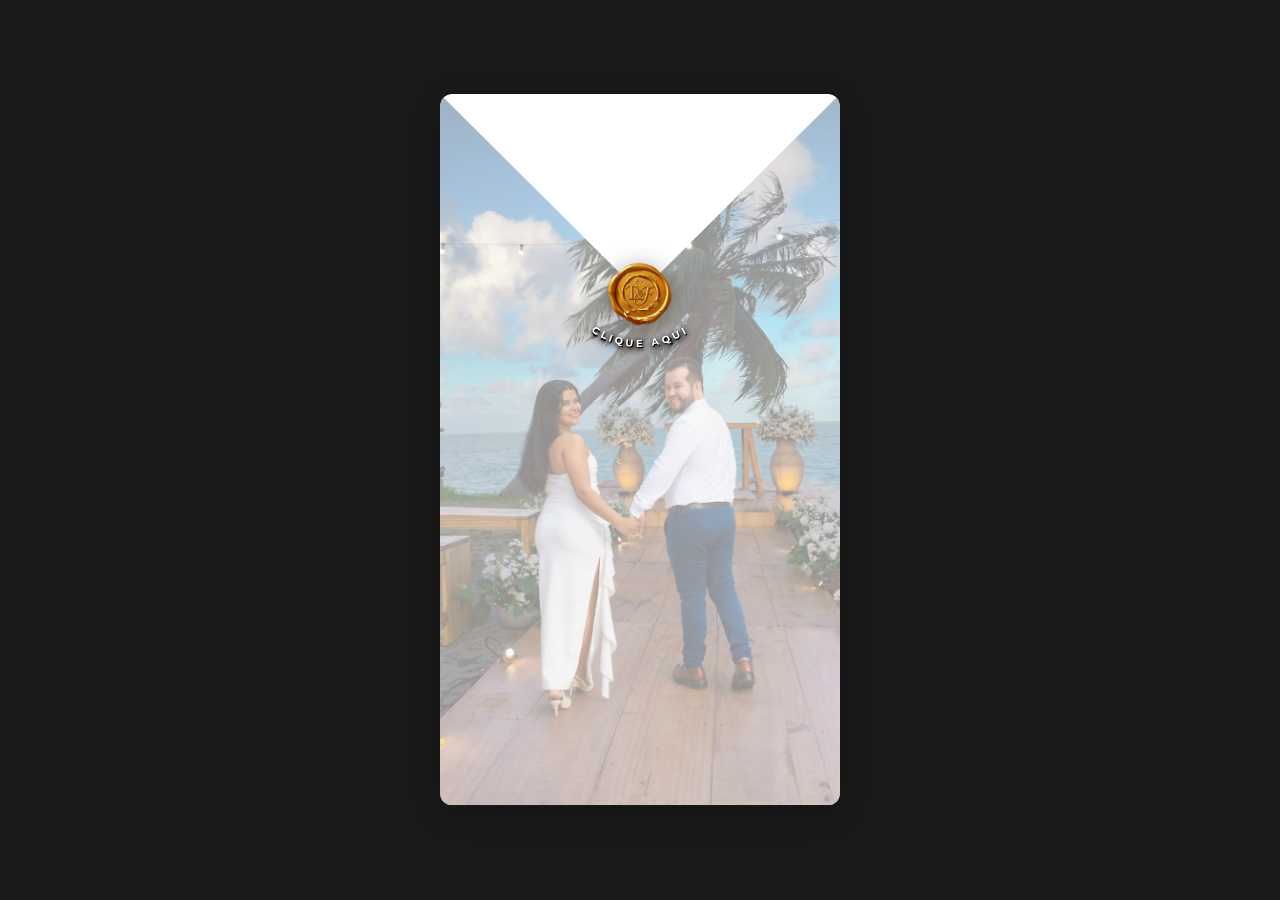
<file: index.html>
<!DOCTYPE html>
<html lang="pt-BR">
<head>
  <meta charset="UTF-8">
  <meta name="viewport" content="width=device-width, initial-scale=1.0, maximum-scale=1.0, user-scalable=no">
  <meta name="description" content="Convite de casamento">
  <title>Convite de Casamento</title>
  <link rel="icon" type="image/png" href="assets/icons/selador.png">
  <link rel="preconnect" href="https://fonts.googleapis.com">
  <link rel="preconnect" href="https://fonts.gstatic.com" crossorigin>
  <link href="https://fonts.googleapis.com/css2?family=Cormorant+Garamond:ital,wght@0,400;0,500;0,600;0,700;1,400&family=Great+Vibes&family=Montserrat:wght@300;400;500&display=swap" rel="stylesheet">
  <link rel="stylesheet" href="styles.css">
</head>
<body>
  <div class="app">
    <div class="book-viewport">
      <div class="book" id="book" aria-live="polite"></div>
    </div>
  </div>
  <script src="script.js"></script>
</body>
</html>
</file>
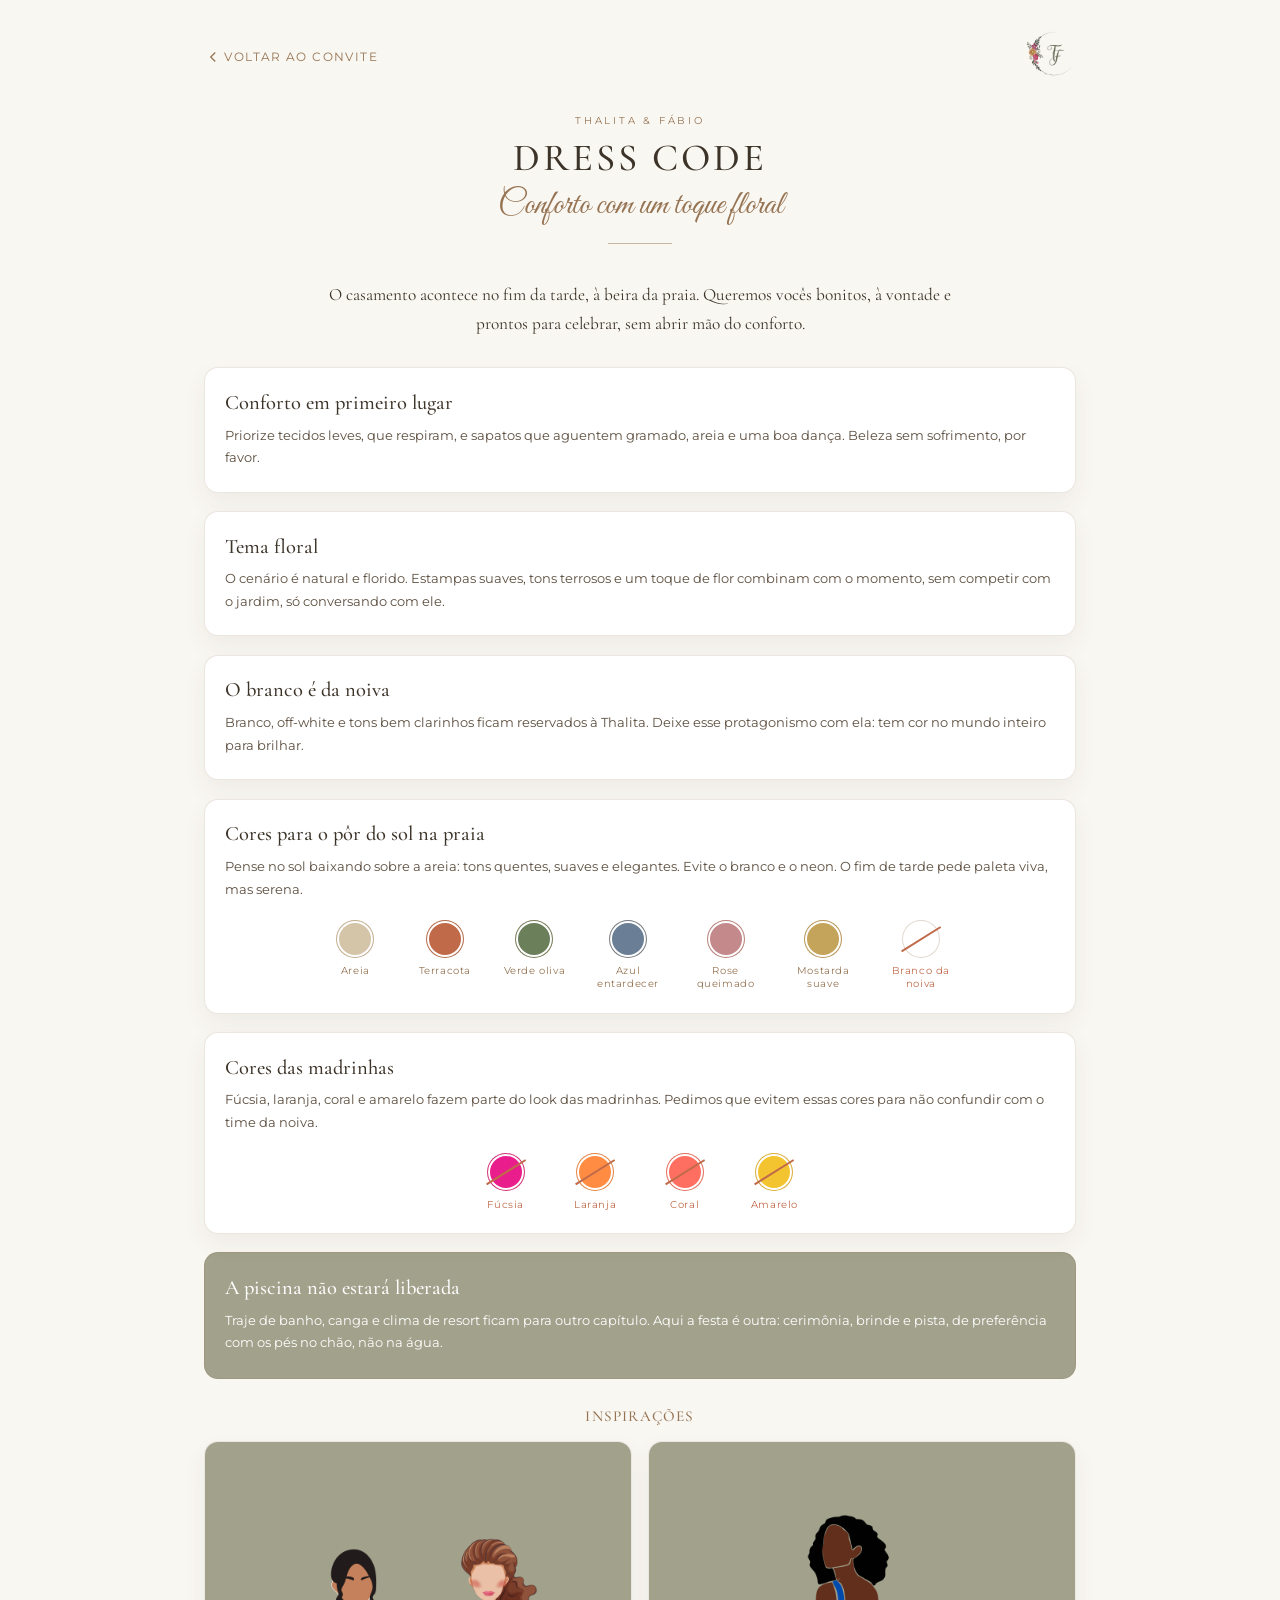
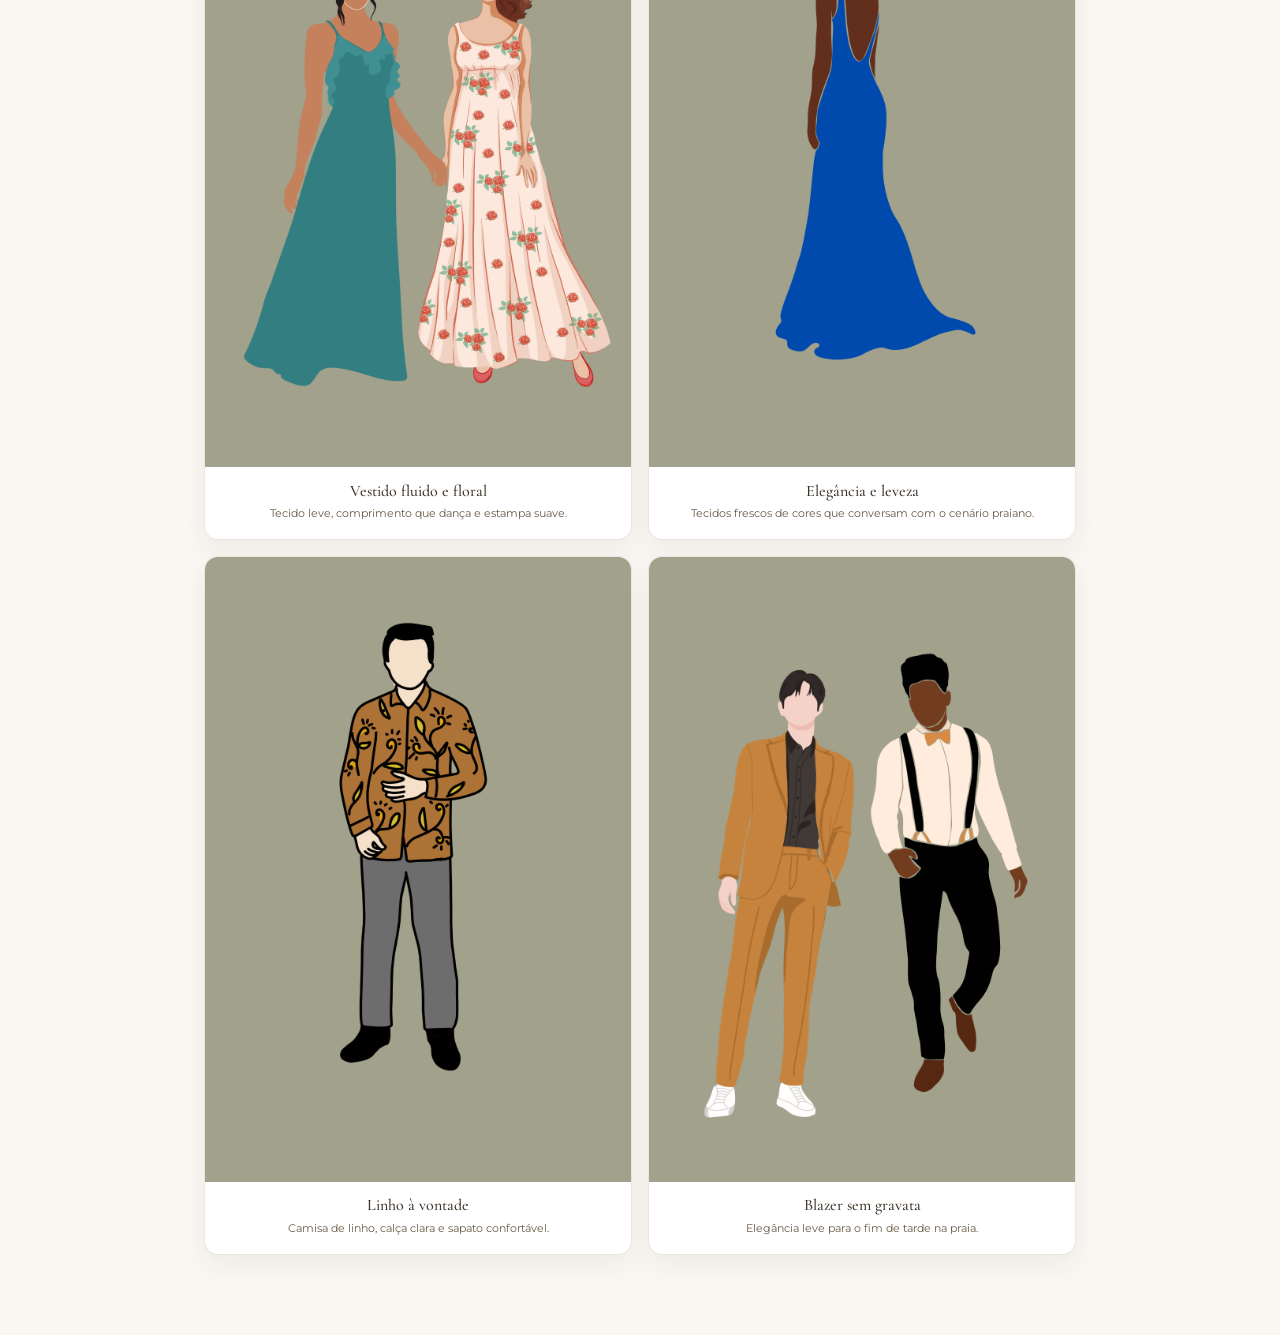
<file: dress-code.html>
<!DOCTYPE html>
<html lang="pt-BR" class="info-page">
<head>
  <meta charset="UTF-8">
  <meta name="viewport" content="width=device-width, initial-scale=1.0">
  <meta name="description" content="Dress code do casamento">
  <title>Dress Code</title>
  <link rel="icon" type="image/png" href="assets/icons/selador.png">
  <link rel="preconnect" href="https://fonts.googleapis.com">
  <link rel="preconnect" href="https://fonts.gstatic.com" crossorigin>
  <link href="https://fonts.googleapis.com/css2?family=Cormorant+Garamond:ital,wght@0,400;0,500;0,600;1,400&family=Great+Vibes&family=Montserrat:wght@300;400;500&display=swap" rel="stylesheet">
  <link rel="stylesheet" href="styles.css">
</head>
<body>
  <div class="info-app" id="dress-app"></div>
  <script src="script.js"></script>
</body>
</html>
</file>
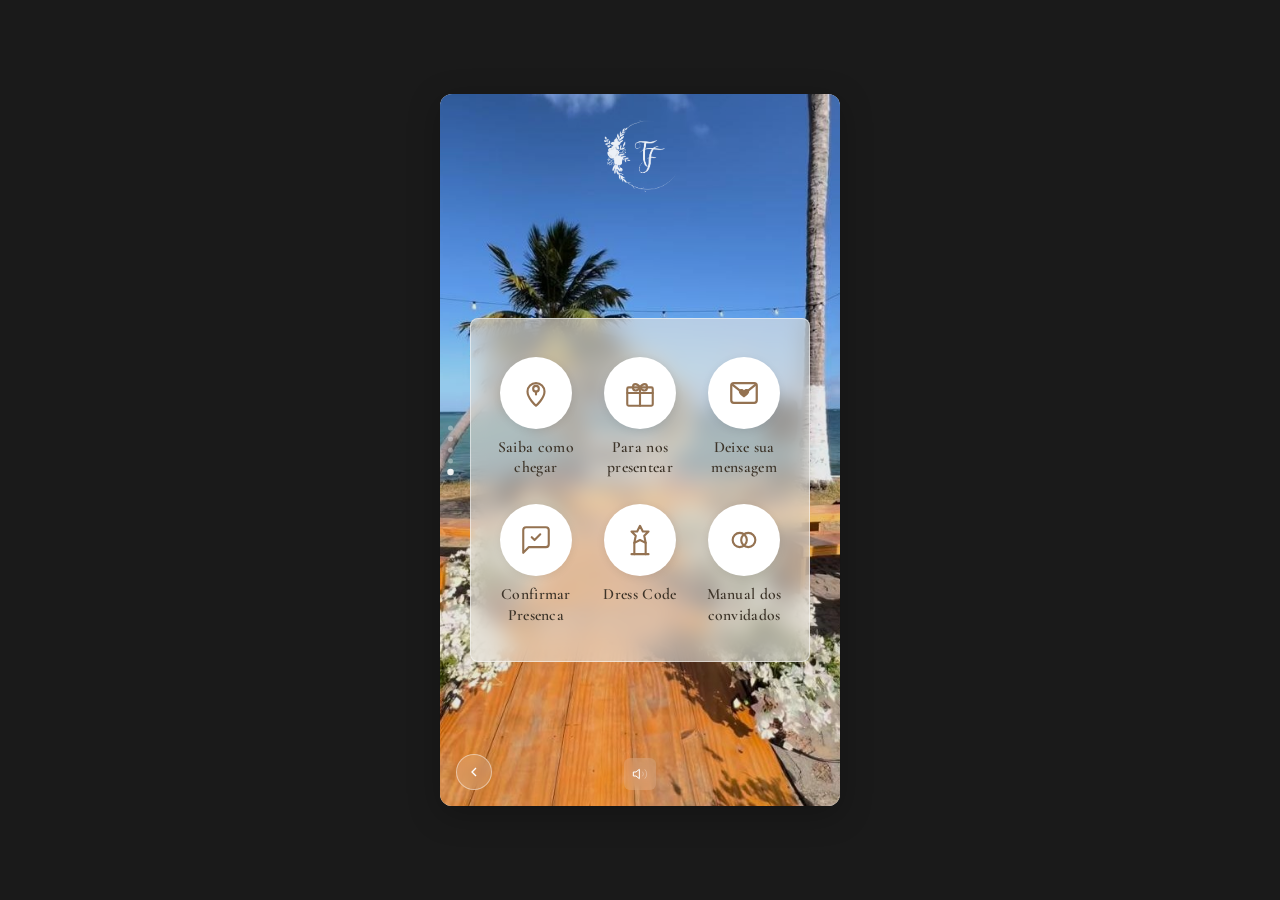
<file: links.html>
<!DOCTYPE html>
<html lang="pt-BR" class="links-mode">
<head>
  <meta charset="UTF-8">
  <meta name="viewport" content="width=device-width, initial-scale=1.0, maximum-scale=1.0, user-scalable=no">
  <meta name="description" content="Links do convite de casamento">
  <title>Links — Convite de Casamento</title>
  <link rel="icon" type="image/png" href="assets/icons/selador.png">
  <link rel="preconnect" href="https://fonts.googleapis.com">
  <link rel="preconnect" href="https://fonts.gstatic.com" crossorigin>
  <link href="https://fonts.googleapis.com/css2?family=Cormorant+Garamond:ital,wght@0,400;0,500;0,600;0,700;1,400&family=Great+Vibes&family=Montserrat:wght@300;400;500&display=swap" rel="stylesheet">
  <link rel="stylesheet" href="styles.css">
</head>
<body>
  <div class="links-app">
    <div class="book-viewport links-viewport">
      <div id="links-app"></div>
    </div>
  </div>
  <script src="script.js"></script>
</body>
</html>
</file>
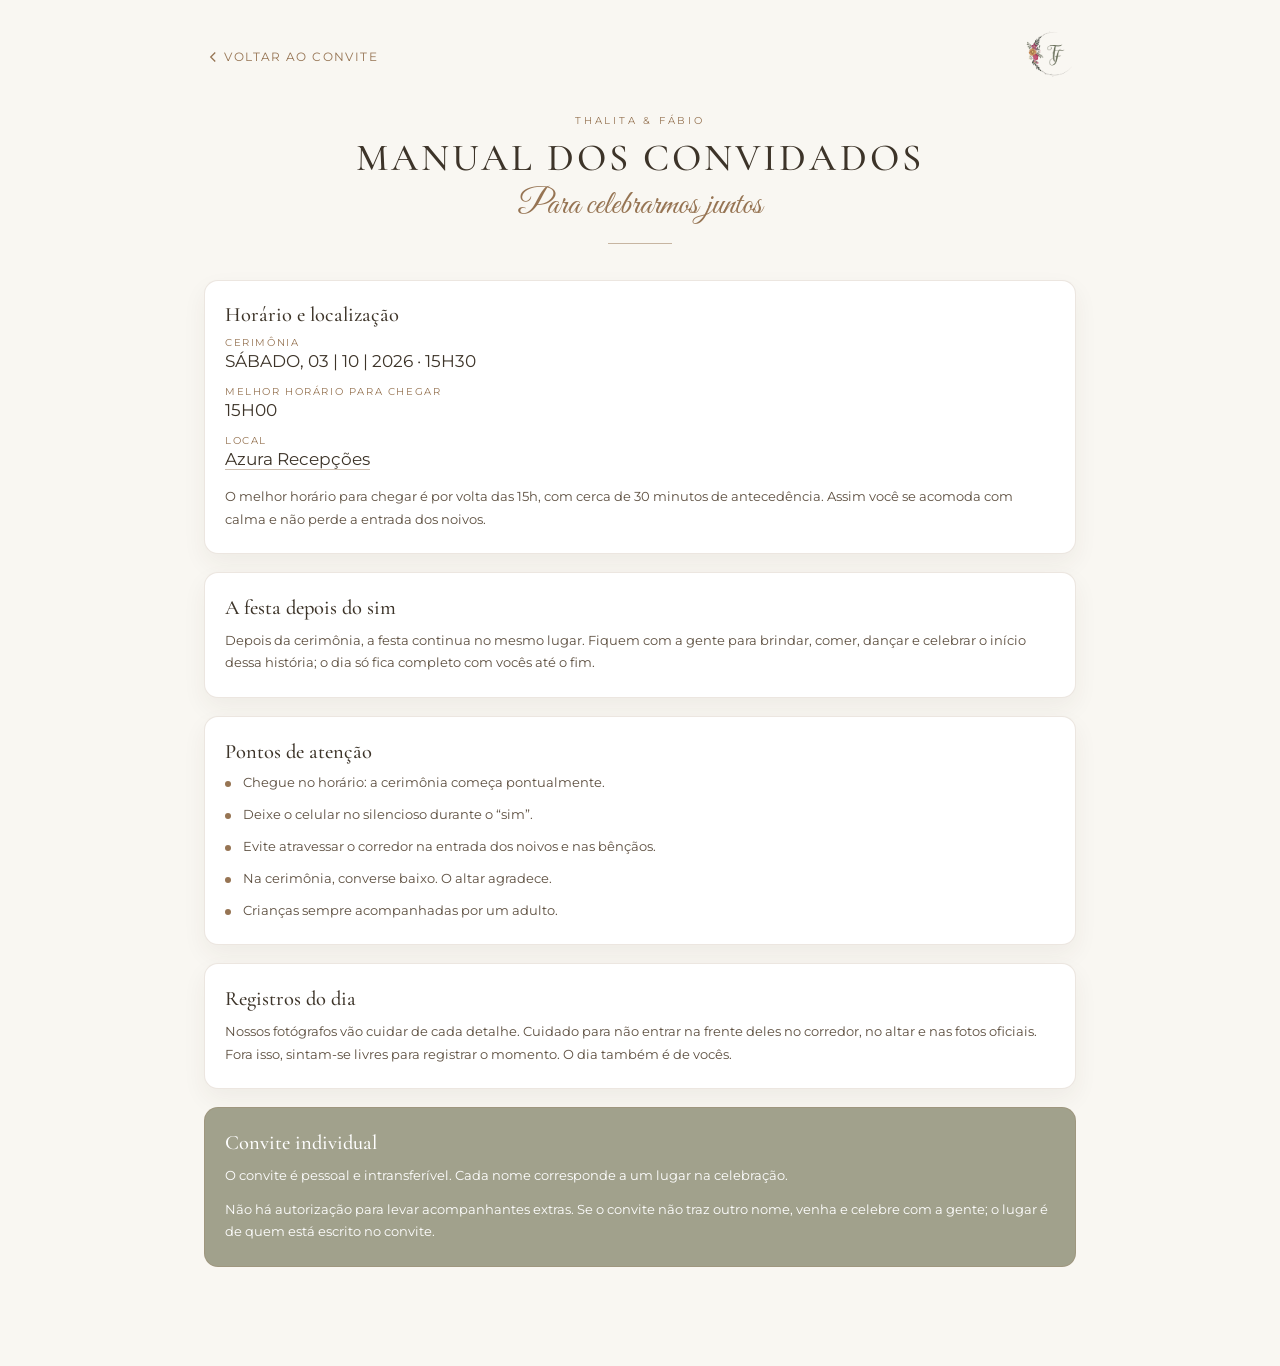
<file: manual.html>
<!DOCTYPE html>
<html lang="pt-BR" class="info-page">
<head>
  <meta charset="UTF-8">
  <meta name="viewport" content="width=device-width, initial-scale=1.0">
  <meta name="description" content="Manual dos convidados">
  <title>Manual dos Convidados</title>
  <link rel="icon" type="image/png" href="assets/icons/selador.png">
  <link rel="preconnect" href="https://fonts.googleapis.com">
  <link rel="preconnect" href="https://fonts.gstatic.com" crossorigin>
  <link href="https://fonts.googleapis.com/css2?family=Cormorant+Garamond:ital,wght@0,400;0,500;0,600;1,400&family=Great+Vibes&family=Montserrat:wght@300;400;500&display=swap" rel="stylesheet">
  <link rel="stylesheet" href="styles.css">
</head>
<body>
  <div class="info-app" id="manual-app"></div>
  <script src="script.js"></script>
</body>
</html>
</file>
<file: styles.css>
/* ============================================================
   VARIÁVEIS GLOBAIS — edite aqui para ajustar o visual geral
   ============================================================ */
:root {
  --color-cream: #f9f7f2;
  --color-paper: #faf8f5;
  --color-gold: #967453;
  --color-gold-light: #c4a574;
  --color-text: #3d3429;
  --color-text-light: #ffffff;
  --color-overlay: rgba(90, 70, 50, 0.55);
  --color-shadow: rgba(0, 0, 0, 0.35);

  --font-serif: "Cormorant Garamond", Georgia, serif;
  --font-script: "Great Vibes", cursive;
  --font-sans: "Montserrat", sans-serif;

  --book-max-width: 420px;
  --book-aspect: 9 / 16;
  --book-radius: 12px;
  --page-shadow: 0 8px 32px rgba(0, 0, 0, 0.25);
  --flip-duration: 1.15s;
  --flip-easing: cubic-bezier(0.45, 0.05, 0.15, 0.95);
  --envelope-flap-duration: 0.95s;
  --envelope-veil-duration: 2.5s;
  --envelope-cover-fade: 1s;

  /* Backgrounds padrão — sobrescritos via JS a partir do weddingConfig */
  --bg-cover: linear-gradient(160deg, #2d4a3e 0%, #5a7a62 40%, #8aab8f 100%);
  --bg-save-date: linear-gradient(
    160deg,
    #1e3a2f 0%,
    #3d6b52 50%,
    #6b9478 100%
  );
  --bg-invite: #ffffff;
  --bg-details: linear-gradient(180deg, #f5f0e8 0%, #faf8f5 50%, #e8dcc8 100%);
  --bg-links: linear-gradient(160deg, #3d2e1f 0%, #6b5344 50%, #8a6b52 100%);
}

/* ============================================================
   RESET & BASE
   ============================================================ */
*,
*::before,
*::after {
  box-sizing: border-box;
  margin: 0;
  padding: 0;
}

html,
body {
  height: 100%;
  overflow: hidden;
  -webkit-tap-highlight-color: transparent;
}

body {
  font-family: var(--font-serif);
  color: var(--color-text);
  background: #1a1a1a;
}

.book,
.book * {
  user-select: none;
  -webkit-user-select: none;
}

.app {
  display: flex;
  align-items: center;
  justify-content: center;
  min-height: 100dvh;
  padding: 12px;
}

/* ============================================================
   BOOK VIEWPORT
   ============================================================ */
.book-viewport {
  width: 100%;
  max-width: var(--book-max-width);
  aspect-ratio: var(--book-aspect);
  position: relative;
}

.book {
  width: 100%;
  height: 100%;
  position: relative;
  perspective: 2200px;
  perspective-origin: center center;
  border-radius: var(--book-radius);
  overflow: hidden;
  box-shadow: var(--page-shadow);
  opacity: 0;
  visibility: hidden;
}

.book.is-ready {
  opacity: 1;
  visibility: visible;
}

/* ============================================================
   PAGE STACK
   ============================================================ */
.page {
  position: absolute;
  inset: 0;
  transform-style: preserve-3d;
  transform-origin: left center;
  will-change: transform;
  z-index: 1;
  visibility: hidden;
  pointer-events: none;
}

.page.is-top,
.page.is-next,
.page.is-turning,
.page.is-envelope-opening {
  visibility: visible;
  pointer-events: auto;
}

.page.is-envelope-opening {
  z-index: 20;
  pointer-events: none;
}

.page.is-envelope-exiting {
  z-index: 20;
  pointer-events: none;
  visibility: visible;
  animation: coverFadeOut var(--envelope-cover-fade) ease forwards;
}

@keyframes coverFadeOut {
  from {
    opacity: 1;
  }
  to {
    opacity: 0;
  }
}

.page.is-top {
  z-index: 10;
}

.page.is-turned {
  z-index: 0;
  pointer-events: none;
  visibility: hidden;
}

.page.is-turning {
  z-index: 20;
}

.page-face {
  position: absolute;
  inset: 0;
  backface-visibility: hidden;
  -webkit-backface-visibility: hidden;
  overflow: hidden;
  border-radius: var(--book-radius);
}

.page-front {
  z-index: 2;
  background-color: var(--color-paper);
}

.page-back {
  transform: rotateY(180deg);
  background: var(--color-paper);
  z-index: 1;
}

.page-shade {
  position: absolute;
  inset: 0;
  pointer-events: none;
  z-index: 5;
  opacity: 0;
  background: linear-gradient(
    to left,
    rgba(0, 0, 0, 0.18) 0%,
    rgba(0, 0, 0, 0.08) 30%,
    transparent 60%
  );
  border-radius: var(--book-radius);
}

.page.is-turning .page-shade,
.page.is-dragging .page-shade {
  opacity: 1;
}

.page-fold {
  position: absolute;
  top: -2%;
  right: 0;
  width: 46%;
  height: 104%;
  pointer-events: none;
  z-index: 6;
  opacity: 0;
  clip-path: polygon(22% 0, 100% 0, 100% 100%, 0 100%);
  background: linear-gradient(
    to left,
    rgba(255, 255, 255, 0.82) 0%,
    rgba(255, 255, 255, 0.48) 40%,
    transparent 100%
  );
  transform: translateX(calc((1 - var(--turn-progress, 0)) * 24%)) skewY(-8deg);
  transform-origin: right center;
}

.page.is-turning .page-fold,
.page.is-dragging .page-fold {
  opacity: 1;
}

.page-turn-sheet {
  position: absolute;
  top: -4%;
  right: -14%;
  width: 42%;
  height: 108%;
  pointer-events: none;
  z-index: 7;
  opacity: 0;
  clip-path: polygon(26% 0, 100% 0, 100% 100%, 0 100%);
  border-left: 1px solid rgba(132, 112, 88, 0.22);
  background: linear-gradient(
    to left,
    rgba(255, 255, 255, 0.98) 0%,
    rgba(250, 247, 241, 0.95) 42%,
    rgba(236, 229, 219, 0.78) 100%
  );
  box-shadow:
    -4px 0 10px rgba(59, 40, 26, 0.2),
    inset 1px 0 0 rgba(255, 255, 255, 0.8);
  transform: translateX(calc((1 - var(--turn-progress, 0)) * 20%)) skewY(-10deg);
  transform-origin: right center;
}

.page.is-dragging .page-turn-sheet {
  opacity: calc(0.2 + (var(--turn-progress, 0) * 0.8));
}

.page.is-turning:not(.is-dragging) .page-turn-sheet {
  opacity: 1;
  animation: pageTurnSheetAuto var(--flip-duration) var(--flip-easing) both;
}

@keyframes pageTurnSheetAuto {
  0% {
    transform: translateX(22%) skewY(-6deg);
    opacity: 0.2;
  }
  45% {
    transform: translateX(10%) skewY(-10deg);
    opacity: 0.75;
  }
  100% {
    transform: translateX(0) skewY(-13deg);
    opacity: 1;
  }
}

.page-under-shadow {
  position: absolute;
  inset: 0;
  pointer-events: none;
  z-index: 3;
  opacity: 0;
  background: linear-gradient(
    to right,
    rgba(0, 0, 0, 0.12) 0%,
    transparent 40%
  );
}

.page.is-turning ~ .page-under-shadow,
.page.is-dragging ~ .page-under-shadow {
  opacity: 1;
}

/* ============================================================
   BACKGROUNDS
   ============================================================ */
.page-bg {
  position: absolute;
  inset: 0;
  background-color: var(--color-paper);
  background-size: cover;
  background-position: center;
  background-repeat: no-repeat;
}

.page-bg::after {
  content: "";
  position: absolute;
  inset: 0;
  background: rgba(0, 0, 0, 0.08);
}

.page-cover .page-bg::after {
  background: rgba(255, 252, 247, 0.58);
  opacity: 1;
}

.page-cover.is-opening .page-bg::after {
  animation: veilFade var(--envelope-veil-duration) ease-out forwards;
}

@keyframes veilFade {
  from {
    opacity: 1;
  }
  to {
    opacity: 0;
  }
}

.page-bg--light::after {
  background: linear-gradient(
    180deg,
    rgba(249, 247, 242, 0.92) 0%,
    rgba(249, 247, 242, 0.88) 50%,
    rgba(249, 247, 242, 0.92) 100%
  );
}

.page-content {
  position: relative;
  z-index: 2;
  width: 100%;
  height: 100%;
  display: flex;
  flex-direction: column;
  align-items: center;
  justify-content: center;
  padding: 2rem 1.5rem 3.5rem;
  text-align: center;
}

/* ============================================================
   PAGE NAV BUTTONS
   ============================================================ */
.page-back-start,
.page-forward-next {
  position: absolute;
  bottom: 16px;
  z-index: 30;
  width: 36px;
  height: 36px;
  display: flex;
  align-items: center;
  justify-content: center;
  border: 1.5px solid rgba(150, 116, 83, 0.55);
  border-radius: 50%;
  color: var(--color-gold);
  background: rgba(255, 255, 255, 0.78);
  backdrop-filter: blur(4px);
  -webkit-backdrop-filter: blur(4px);
  transition:
    transform 0.2s,
    background 0.2s,
    border-color 0.2s;
}

.page-back-start {
  left: 16px;
  text-decoration: none;
}

.page-forward-next {
  right: 16px;
  padding: 0;
  cursor: pointer;
}

.page-back-start:hover,
.page-forward-next:hover {
  transform: scale(1.06);
  background: rgba(255, 255, 255, 0.95);
  border-color: var(--color-gold);
}

.page-back-start svg,
.page-forward-next svg {
  width: 16px;
  height: 16px;
}

.page.is-last .page-forward-next {
  display: none;
}

.page-links .music-toggle,
.links-standalone .music-toggle {
  background: rgba(255, 255, 255, 0.14);
  color: #fff;
}

.page-links .music-toggle:hover,
.links-standalone .music-toggle:hover {
  background: rgba(255, 255, 255, 0.28);
}

.page-links .page-back-start,
.links-standalone .page-back-start {
  background: rgba(255, 255, 255, 0.14);
  border-color: rgba(255, 255, 255, 0.45);
  color: #fff;
}

.page-links .page-back-start:hover,
.links-standalone .page-back-start:hover {
  background: rgba(255, 255, 255, 0.28);
  border-color: rgba(255, 255, 255, 0.75);
}

/* ============================================================
   MUSIC TOGGLE
   ============================================================ */
.music-toggle {
  position: absolute;
  bottom: 16px;
  left: 50%;
  transform: translateX(-50%);
  z-index: 25;
  width: 32px;
  height: 32px;
  border: none;
  border-radius: 6px;
  background: rgba(0, 0, 0, 0.25);
  color: white;
  cursor: pointer;
  display: flex;
  align-items: center;
  justify-content: center;
  backdrop-filter: blur(4px);
  transition:
    background 0.2s,
    opacity 0.35s ease;
}

.music-toggle:hover {
  background: rgba(0, 0, 0, 0.4);
}

.music-toggle svg {
  width: 16px;
  height: 16px;
}

.music-toggle.is-muted svg path:last-child {
  opacity: 0.3;
}

/* ============================================================
   PAGE 1 — CAPA / ENVELOPE
   ============================================================ */
.page-cover {
  perspective: 1600px;
}

.envelope-lid {
  position: absolute;
  inset: 0;
  z-index: 26;
  transform-origin: top center;
  transform-style: preserve-3d;
  will-change: transform;
}

.page-cover.is-opening .envelope-lid {
  animation: envelopeOpen var(--envelope-flap-duration)
    cubic-bezier(0.42, 0.02, 0.55, 1) forwards;
  pointer-events: none;
}

.page-cover.is-opening .music-toggle {
  opacity: 0;
  pointer-events: none;
  transition: opacity 0.35s ease;
}

.page-cover.is-opening .cover-cta-text {
  animation: none;
}

@keyframes envelopeOpen {
  0% {
    transform: rotateX(0deg) translateY(0);
  }
  32% {
    transform: rotateX(-58deg) translateY(-6%);
  }
  100% {
    transform: rotateX(-16deg) translateY(-128%);
  }
}

.envelope-flap {
  position: absolute;
  top: 0;
  left: 0;
  right: 0;
  height: 28%;
  z-index: 4;
  pointer-events: none;
  clip-path: polygon(0 0, 100% 0, 50% 100%);
  background: #ffffff;
  filter: drop-shadow(0 18px 30px rgba(48, 37, 52, 0.22))
    drop-shadow(0 6px 12px rgba(48, 37, 52, 0.12));
}

.envelope-flap::before,
.envelope-flap::after {
  content: none;
}

.cover-seal-group {
  position: absolute;
  top: 23%;
  left: 50%;
  transform: translateX(-50%);
  z-index: 26;
  width: 220px;
  height: 130px;
}

.wax-seal {
  position: absolute;
  top: 0;
  left: 50%;
  transform: translateX(-50%);
  width: 72px;
  height: 72px;
  padding: 0;
  border: none;
  background: transparent;
  cursor: pointer;
  transition: transform 0.2s;
}

.cover-seal-group:hover .wax-seal {
  transform: translateX(-50%) scale(1.05);
}

.wax-seal-image {
  width: 100%;
  height: 100%;
  object-fit: contain;
  display: block;
  pointer-events: none;
  filter: drop-shadow(0 4px 12px rgba(0, 0, 0, 0.35));
}

.cover-cta {
  position: absolute;
  top: 38px;
  left: 50%;
  transform: translateX(-50%);
  width: 220px;
  height: 72px;
  padding: 0;
  border: none;
  background: transparent;
  cursor: pointer;
}

.cover-cta-svg {
  width: 100%;
  height: 100%;
  overflow: visible;
}

.cover-cta-text {
  fill: #ffffff;
  font-family: var(--font-sans);
  font-size: 10px;
  font-weight: bold;
  letter-spacing: 0.32em;
  text-transform: uppercase;
  filter: drop-shadow(0 1px 2px rgba(0, 0, 0, 0.85))
    drop-shadow(0 2px 4px rgba(0, 0, 0, 0.5));
  animation: coverCtaPulse 2.4s ease-in-out infinite;
  text-shadow: 1px 1px black;
}

@keyframes coverCtaPulse {
  0%,
  100% {
    font-size: 10px;
  }
  50% {
    font-size: 12px;
  }
}

@media (prefers-reduced-motion: reduce) {
  .cover-cta-text {
    animation: none;
  }

  .page-cover.is-opening .envelope-lid,
  .page-cover.is-opening .page-bg::after,
  .page.is-envelope-exiting {
    animation-duration: 0.01s;
  }
}

/* ============================================================
   PAGE 2 — SAVE THE DATE (vídeo em tela cheia)
   ============================================================ */
.page-save-date {
  background: #000;
}

.save-date-video-wrap {
  position: absolute;
  inset: 0;
  z-index: 1;
  background: #000;
}

.save-date-video {
  width: 100%;
  height: 100%;
  display: block;
  object-fit: cover;
  background: #000;
}

/* ============================================================
   PAGE 3 — CONVITE
   ============================================================ */
.page-front.page-invite {
  background-color: #ffffff;
}

.page-invite .music-toggle {
  background: rgba(150, 116, 83, 0.14);
  color: var(--color-gold);
}

.page-invite .music-toggle:hover {
  background: rgba(150, 116, 83, 0.24);
}

.page-invite .page-content {
  justify-content: center;
  gap: 4rem;
  padding: 7rem 1.75rem 7.5rem;
}

.invite-floral {
  position: absolute;
  left: -6%;
  bottom: -4%;
  width: 92%;
  height: 62%;
  z-index: 1;
  pointer-events: none;
}

.invite-floral img {
  width: 100%;
  height: 100%;
  display: block;
  object-fit: contain;
  object-position: left bottom;
  mix-blend-mode: multiply;
}

.monogram {
  position: absolute;
  top: 1.25rem;
  left: 50%;
  transform: translateX(-50%);
  z-index: 3;
  width: 80px;
  height: 80px;
  margin: 0;
  opacity: 0.85;
  pointer-events: none;
}

.monogram img {
  width: 100%;
  height: 100%;
  object-fit: contain;
}

.invite-intro {
  font-family: var(--font-sans);
  font-size: clamp(0.8rem, 6.2vw, 1.95rem);
  font-weight: 400;
  letter-spacing: 0.2em;
  color: var(--color-gold);
  text-transform: uppercase;
}

.invite-names {
  font-family: var(--font-script);
  font-size: clamp(2.8rem, 14vw, 4rem);
  color: var(--color-gold);
  line-height: 1.1;
  margin: 0.3rem 0;
}

.invite-message {
  font-family: var(--font-serif);
  font-size: clamp(1.05rem, 5.2vw, 1.25rem);
  font-weight: 400;
  letter-spacing: 0.1em;
  color: var(--color-text);
  max-width: 300px;
  line-height: 1.65;
}

.page-invite .invite-reveal {
  opacity: 0;
  transform: translateY(16px);
}

.page-invite .monogram.invite-reveal {
  transform: translateX(-50%) translateY(16px);
}

.page.is-top .page-invite .invite-reveal {
  animation: inviteReveal 1.25s cubic-bezier(0.22, 1, 0.36, 1) both;
}

.page.is-top .page-invite .monogram.invite-reveal {
  animation-name: inviteRevealMonogram;
  animation-delay: 0.12s;
}

.page.is-top .page-invite .invite-intro.invite-reveal {
  animation-delay: 0.38s;
}

.page.is-top .page-invite .invite-message.invite-reveal {
  animation-delay: 0.68s;
}

@keyframes inviteReveal {
  from {
    opacity: 0;
    transform: translateY(16px);
  }
  to {
    opacity: 1;
    transform: translateY(0);
  }
}

@keyframes inviteRevealMonogram {
  from {
    opacity: 0;
    transform: translateX(-50%) translateY(16px);
  }
  to {
    opacity: 0.85;
    transform: translateX(-50%) translateY(0);
  }
}

.floral-corner {
  position: absolute;
  width: 120px;
  height: 120px;
  opacity: 0.35;
  pointer-events: none;
  z-index: 1;
}

.floral-corner--tl {
  top: 0;
  left: 0;
  background: radial-gradient(
    ellipse at top left,
    rgba(180, 200, 170, 0.6),
    transparent 70%
  );
}

.floral-corner--br {
  bottom: 0;
  right: 0;
  background: radial-gradient(
    ellipse at bottom right,
    rgba(180, 200, 170, 0.6),
    transparent 70%
  );
}

.book.is-light-page .page-indicator,
.book-viewport.is-light-page .page-indicator {
  background: rgba(150, 116, 83, 0.35);
}

.book.is-light-page .page-indicator.is-active,
.book-viewport.is-light-page .page-indicator.is-active {
  background: var(--color-gold);
}

@media (prefers-reduced-motion: reduce) {
  .page-invite .invite-reveal,
  .page.is-top .page-invite .invite-reveal {
    animation: none;
    opacity: 1;
    transform: none;
  }

  .page.is-top .page-invite .monogram.invite-reveal {
    opacity: 0.85;
    transform: translateX(-50%);
  }
}

/* ============================================================
   PAGE 4 — DETALHES
   ============================================================ */
.page-front.page-details {
  background-color: #ffffff;
}

.page-details .page-bg {
  background-color: #ffffff;
  background-image: none;
}

.page-details .page-bg--light::after {
  background: #ffffff;
}

.page-details .page-content {
  justify-content: center;
  gap: 0.4rem;
  padding-top: 7rem;
}

.details-intro {
  font-family: var(--font-sans);
  font-size: 0.6rem;
  font-weight: 400;
  letter-spacing: 0.25em;
  color: var(--color-gold);
  text-transform: uppercase;
}

.details-names {
  font-family: var(--font-script);
  font-size: clamp(2.4rem, 12vw, 3.2rem);
  color: var(--color-gold);
  margin: 0 0 0.8rem;
}

.details-divider {
  width: 60px;
  height: 1px;
  background: var(--color-gold);
  opacity: 0.5;
  margin: 0.5rem 0;
}

.details-label {
  font-family: var(--font-sans);
  font-size: clamp(0.85rem, 3.5vw, 1rem);
  font-weight: 400;
  letter-spacing: 0.15em;
  color: var(--color-gold);
  text-transform: uppercase;
}

.details-date {
  font-family: var(--font-sans);
  font-size: clamp(1.6rem, 7vw, 1.5rem);
  font-weight: 400;
  letter-spacing: 0.15em;
  color: var(--color-gold);
}

.details-weekday {
  font-family: var(--font-sans);
  font-size: clamp(0.85rem, 3.5vw, 1rem);
  font-weight: 400;
  letter-spacing: 0.15em;
  color: var(--color-text);
  margin-top: 0.2rem;
}

.details-venue {
  font-family: var(--font-sans);
  font-size: clamp(0.85rem, 3.5vw, 1rem);
  font-weight: 400;
  letter-spacing: 0.15em;
  color: var(--color-text);
  margin-top: 0.5rem;
}

.details-venue a,
.details-venue a:link,
.details-venue a:visited,
.details-venue a:active {
  color: inherit;
  text-decoration: none;
  cursor: pointer;
}

.details-venue a:hover {
  opacity: 0.75;
}

.page-details .details-reveal {
  opacity: 0;
  transform: translateY(16px);
}

.page-details .monogram.details-reveal {
  transform: translateX(-50%) translateY(16px);
}

.page.is-top .page-details .details-reveal {
  animation: inviteReveal 1.15s cubic-bezier(0.22, 1, 0.36, 1) both;
}

.page.is-top .page-details .monogram.details-reveal {
  animation-name: inviteRevealMonogram;
  animation-delay: 0.08s;
}

.page.is-top .page-details .details-intro.details-reveal {
  animation-delay: 0.22s;
}

.page.is-top .page-details .details-names.details-reveal {
  animation-delay: 0.38s;
}

.page.is-top .page-details .details-divider.details-reveal {
  animation-name: detailsRevealDivider;
}

.page.is-top .page-details .details-names + .details-divider {
  animation-delay: 0.52s;
}

.page.is-top .page-details .details-date.details-reveal {
  animation-delay: 0.64s;
}

.page.is-top .page-details .details-weekday.details-reveal {
  animation-delay: 0.8s;
}

.page.is-top .page-details .details-weekday + .details-divider {
  animation-delay: 0.94s;
}

.page.is-top .page-details .details-label.details-reveal {
  animation-delay: 1.06s;
}

.page.is-top .page-details .details-venue.details-reveal {
  animation-delay: 1.2s;
}

@keyframes detailsRevealDivider {
  from {
    opacity: 0;
    transform: translateY(16px) scaleX(0.4);
  }
  to {
    opacity: 0.5;
    transform: translateY(0) scaleX(1);
  }
}

@media (prefers-reduced-motion: reduce) {
  .page-details .details-reveal,
  .page.is-top .page-details .details-reveal {
    animation: none;
    opacity: 1;
    transform: none;
  }

  .page.is-top .page-details .monogram.details-reveal {
    opacity: 0.85;
    transform: translateX(-50%);
  }

  .page-details .details-divider.details-reveal,
  .page.is-top .page-details .details-divider.details-reveal {
    opacity: 0.5;
  }
}

/* ============================================================
   PAGE 5 — LINKS / ÍCONES
   ============================================================ */
.page-links .page-content {
  justify-content: center;
  padding: 7rem 1rem 2rem;
}

.links-panel {
  background: rgba(236, 232, 226, 0.6);
  border: 1px solid rgba(255, 255, 255, 0.5);
  border-radius: 8px;
  padding: 2.4rem 1.1rem 2.2rem;
  width: 100%;
  max-width: 340px;
  min-height: 300px;
  display: flex;
  align-items: center;
  backdrop-filter: blur(10px);
  -webkit-backdrop-filter: blur(10px);
}

.links-title {
  font-family: var(--font-serif);
  font-size: 0.85rem;
  font-weight: 500;
  letter-spacing: 0.2em;
  color: var(--color-text-light);
  text-transform: uppercase;
}

.links-subtitle {
  font-family: var(--font-script);
  font-size: 1.6rem;
  color: var(--color-text-light);
  margin: 0.2rem 0 1.2rem;
}

.links-grid {
  display: grid;
  grid-template-columns: repeat(3, 1fr);
  gap: 1.6rem 0.6rem;
  justify-items: center;
  width: 100%;
}

.link-item {
  display: flex;
  flex-direction: column;
  align-items: center;
  gap: 0.55rem;
  text-decoration: none;
  color: #ffffff;
  transition:
    transform 0.2s,
    opacity 0.2s;
}

.link-item:hover {
  transform: scale(1.08);
  opacity: 0.9;
}

.link-icon {
  width: 72px;
  height: 72px;
  border-radius: 50%;
  border: none;
  display: flex;
  align-items: center;
  justify-content: center;
  background: #ffffff;
  box-shadow: 0 2px 8px rgba(0, 0, 0, 0.08);
}

.link-icon img,
.link-icon svg {
  width: 34px;
  height: 34px;
  color: var(--color-gold);
  filter: brightness(0) saturate(100%) invert(47%) sepia(21%) saturate(748%)
    hue-rotate(348deg) brightness(94%) contrast(87%);
}

.link-label {
  font-family: var(--font-serif);
  font-size: 0.98rem;
  font-weight: 600;
  letter-spacing: 0.02em;
  text-align: center;
  color: var(--color-text);
  max-width: 110px;
  line-height: 1.3;
}

/* ============================================================
   LINKS STANDALONE PAGE
   ============================================================ */
html.links-mode,
html.links-mode body {
  height: 100%;
  overflow: hidden;
  background: #1a1a1a;
}

.links-app {
  display: flex;
  align-items: center;
  justify-content: center;
  min-height: 100dvh;
  padding: 12px;
}

.links-viewport {
  position: relative;
}

.links-viewport #links-app {
  width: 100%;
}

.links-standalone {
  width: 100%;
  max-width: var(--book-max-width);
  aspect-ratio: var(--book-aspect);
  position: relative;
  border-radius: var(--book-radius);
  overflow: hidden;
  box-shadow: var(--page-shadow);
}

.links-standalone .page-content {
  position: absolute;
  inset: 0;
  z-index: 2;
  display: flex;
  flex-direction: column;
  align-items: center;
  justify-content: center;
  padding: 7rem 1rem 2rem;
}

.links-standalone .monogram {
  position: absolute;
  top: 1.6rem;
  left: 50%;
  transform: translateX(-50%);
  z-index: 3;
  width: 72px;
  opacity: 0.9;
}

.links-standalone .monogram img {
  width: 100%;
  height: auto;
  display: block;
}

.links-standalone .page-bg {
  position: absolute;
  inset: 0;
  background-size: cover;
  background-position: center;
  z-index: 0;
}

@media (min-width: 500px) {
  .links-app {
    padding: 24px;
  }

  .links-standalone {
    max-width: 400px;
  }
}

/* ============================================================
   PAGE INDICATORS
   ============================================================ */
.page-indicators {
  position: absolute;
  left: 8px;
  top: 50%;
  transform: translateY(-50%);
  z-index: 30;
  display: flex;
  flex-direction: column;
  gap: 6px;
  pointer-events: none;
  opacity: 0;
  visibility: hidden;
  transition:
    opacity 0.3s,
    visibility 0.3s;
}

.page-indicators.is-visible {
  opacity: 1;
  visibility: visible;
}

.page-indicators.is-entering .page-indicator {
  animation: indicatorEnter 0.45s cubic-bezier(0.22, 1, 0.36, 1) backwards;
  animation-delay: calc(var(--dot-index, 0) * 0.07s);
}

.page-indicator {
  width: 5px;
  height: 5px;
  border-radius: 50%;
  background: rgba(255, 255, 255, 0.35);
  transition:
    background 0.3s,
    transform 0.3s;
}

.page-indicator.is-active {
  background: rgba(255, 255, 255, 0.9);
  transform: scale(1.3);
}

.page-indicators.is-entering .page-indicator.is-active {
  animation: indicatorEnterActive 0.5s cubic-bezier(0.22, 1, 0.36, 1) backwards;
  animation-delay: calc(var(--dot-index, 0) * 0.07s);
}

@keyframes indicatorEnter {
  from {
    opacity: 0;
    transform: translateX(-10px) scale(0.4);
  }
  to {
    opacity: 1;
    transform: translateX(0) scale(1);
  }
}

@keyframes indicatorEnterActive {
  from {
    opacity: 0;
    transform: translateX(-10px) scale(0.4);
  }
  to {
    opacity: 1;
    transform: translateX(0) scale(1.3);
  }
}

@media (prefers-reduced-motion: reduce) {
  .page-indicators.is-entering .page-indicator,
  .page-indicators.is-entering .page-indicator.is-active {
    animation: none;
  }
}

/* ============================================================
   DRAG OVERLAY
   ============================================================ */
.page-face.is-top {
  touch-action: pan-y;
}

/* ============================================================
   ANIMATIONS
   ============================================================ */
@media (min-width: 500px) {
  .app {
    padding: 24px;
  }

  .book-viewport {
    max-width: 400px;
  }
}

/* ============================================================
   PAGINAS DE INFORMACAO (presentes, dress code, manual)
   ============================================================ */
html.gifts-mode,
html.info-page,
html.gifts-mode body,
html.info-page body {
  height: auto;
  min-height: 100%;
  overflow: auto;
  overflow-x: hidden;
  background: var(--color-cream);
}

html.gifts-mode body.is-modal-open,
html.info-page body.is-modal-open {
  overflow: hidden;
}

.gifts-app,
.info-app {
  max-width: 920px;
  margin: 0 auto;
  padding: 1.25rem 1.15rem 4rem;
}

.gifts-header {
  display: flex;
  align-items: center;
  justify-content: space-between;
  gap: 1rem;
  margin-bottom: 1.75rem;
}

.gifts-back {
  display: inline-flex;
  align-items: center;
  gap: 0.15rem;
  font-family: var(--font-sans);
  font-size: 0.72rem;
  font-weight: 400;
  letter-spacing: 0.12em;
  text-transform: uppercase;
  text-decoration: none;
  color: var(--color-gold);
  transition: opacity 0.2s;
}

.gifts-back svg {
  width: 18px;
  height: 18px;
}

.gifts-back:hover {
  opacity: 0.7;
}

.gifts-brand img {
  width: 52px;
  height: auto;
  opacity: 0.85;
}

.gifts-hero {
  text-align: center;
  margin-bottom: 2.2rem;
}

.gifts-kicker {
  font-family: var(--font-sans);
  font-size: 0.62rem;
  letter-spacing: 0.28em;
  text-transform: uppercase;
  color: var(--color-gold);
  margin-bottom: 0.55rem;
}

.gifts-title {
  font-family: var(--font-serif);
  font-size: clamp(1.7rem, 5vw, 2.4rem);
  font-weight: 500;
  letter-spacing: 0.08em;
  text-transform: uppercase;
  color: var(--color-text);
}

.gifts-subtitle {
  font-family: var(--font-script);
  font-size: clamp(1.6rem, 5vw, 2.1rem);
  color: var(--color-gold);
  margin-top: 0.2rem;
}

.gifts-divider {
  width: 64px;
  height: 1px;
  background: var(--color-gold);
  opacity: 0.5;
  margin: 1.1rem auto 0;
}

.gifts-grid {
  display: grid;
  grid-template-columns: 1fr;
  gap: 1.15rem;
}

.gift-card {
  display: flex;
  flex-direction: column;
  width: 100%;
  border: 1px solid rgba(150, 116, 83, 0.18);
  border-radius: 14px;
  background: #fff;
  overflow: hidden;
  cursor: pointer;
  text-align: left;
  color: inherit;
  font: inherit;
  box-shadow: 0 10px 24px rgba(61, 52, 41, 0.06);
  transform: translateY(0) scale(1);
  transition:
    transform 0.35s cubic-bezier(0.22, 1, 0.36, 1),
    box-shadow 0.35s ease,
    border-color 0.35s ease;
}

.gift-card-media {
  display: block;
  aspect-ratio: 4 / 3;
  overflow: hidden;
  background: #ece6dc;
}

.gift-card-media img {
  width: 100%;
  height: 100%;
  object-fit: cover;
  transform: scale(1);
  transition: transform 0.55s cubic-bezier(0.22, 1, 0.36, 1);
}

.gift-card-body {
  display: flex;
  flex-direction: column;
  gap: 0.35rem;
  padding: 1rem 1.05rem 1.15rem;
}

.gift-card-title {
  font-family: var(--font-serif);
  font-size: 1.15rem;
  font-weight: 500;
  color: var(--color-text);
  line-height: 1.3;
}

.gift-card-price {
  font-family: var(--font-sans);
  font-size: 0.82rem;
  letter-spacing: 0.08em;
  color: var(--color-gold);
}

@media (hover: hover) {
  .gift-card:hover {
    transform: translateY(-8px) scale(1.015);
    box-shadow: 0 18px 36px rgba(150, 116, 83, 0.22);
    border-color: rgba(150, 116, 83, 0.45);
  }

  .gift-card:hover .gift-card-media img {
    transform: scale(1.08);
  }
}

.gift-card:focus-visible {
  outline: 2px solid var(--color-gold);
  outline-offset: 3px;
}

.gift-modal {
  position: fixed;
  inset: 0;
  z-index: 40;
  display: flex;
  align-items: center;
  justify-content: center;
  padding: 1.25rem;
}

.gift-modal[hidden] {
  display: none;
}

.gift-modal-backdrop {
  position: absolute;
  inset: 0;
  background: rgba(34, 27, 20, 0.55);
  backdrop-filter: blur(4px);
}

.gift-modal-dialog {
  position: relative;
  z-index: 1;
  width: min(100%, 440px);
  max-height: min(90vh, 720px);
  overflow: auto;
  background: var(--color-paper);
  border-radius: 16px;
  padding: 2.1rem 1.5rem 1.7rem;
  box-shadow: 0 24px 60px rgba(0, 0, 0, 0.28);
  animation: giftModalIn 0.32s cubic-bezier(0.22, 1, 0.36, 1);
}

.gift-modal-close {
  position: absolute;
  top: 12px;
  right: 12px;
  width: 36px;
  height: 36px;
  border: 0;
  background: transparent;
  color: var(--color-gold);
  cursor: pointer;
  display: grid;
  place-items: center;
}

.gift-modal-close svg {
  width: 20px;
  height: 20px;
}

.gift-modal-close:hover {
  opacity: 0.7;
}

.gift-modal-content {
  text-align: center;
}

.gift-modal-kicker {
  font-family: var(--font-sans);
  font-size: 0.68rem;
  letter-spacing: 0.16em;
  text-transform: uppercase;
  color: var(--color-gold);
  margin-bottom: 0.35rem;
}

.gift-modal-title {
  font-family: var(--font-serif);
  font-size: 1.7rem;
  font-weight: 500;
  letter-spacing: 0.08em;
  text-transform: uppercase;
  color: var(--color-text);
  margin-bottom: 1.15rem;
}

.gift-modal-qr {
  width: 220px;
  height: 220px;
  margin: 0 auto 1rem;
  border: 1px solid rgba(150, 116, 83, 0.25);
  border-radius: 12px;
  background: #fff;
  display: grid;
  place-items: center;
  overflow: hidden;
}

.gift-modal-qr img {
  width: 100%;
  height: 100%;
  object-fit: contain;
  padding: 12px;
}

.gift-modal-qr-fallback {
  display: none;
  padding: 1.2rem;
  font-family: var(--font-sans);
  font-size: 0.72rem;
  line-height: 1.5;
  color: var(--color-gold);
}

.gift-modal-qr.is-missing .gift-modal-qr-fallback {
  display: block;
}

.gift-modal-amount {
  font-family: var(--font-sans);
  font-size: 1rem;
  letter-spacing: 0.08em;
  color: var(--color-gold);
  margin-bottom: 1rem;
}

.gift-modal-meta {
  display: grid;
  gap: 0.75rem;
  margin-bottom: 1.1rem;
}

.gift-modal-meta dt {
  font-family: var(--font-sans);
  font-size: 0.62rem;
  letter-spacing: 0.18em;
  text-transform: uppercase;
  color: var(--color-gold);
  margin-bottom: 0.15rem;
}

.gift-modal-meta dd {
  font-family: var(--font-serif);
  font-size: 1.05rem;
  color: var(--color-text);
}

.gift-modal-notice {
  font-family: var(--font-sans);
  font-size: 0.72rem;
  line-height: 1.55;
  color: #6b5a48;
  background: rgba(150, 116, 83, 0.1);
  border-radius: 8px;
  padding: 0.8rem 0.9rem;
}

.gift-modal-section {
  text-align: center;
  padding-top: 0.35rem;
}

.gift-modal-section--card.is-disabled,
.gift-modal-section--pix.is-disabled {
  opacity: 0.55;
}

.gift-modal-section-head {
  margin-bottom: 0.95rem;
}

.gift-modal-section-title {
  font-family: var(--font-serif);
  font-size: 1.15rem;
  font-weight: 500;
  letter-spacing: 0.06em;
  text-transform: uppercase;
  color: var(--color-text);
  margin-bottom: 0.25rem;
}

.gift-modal-section-hint {
  font-family: var(--font-sans);
  font-size: 0.72rem;
  line-height: 1.5;
  color: rgba(61, 52, 41, 0.68);
}

.gift-modal-divider {
  display: flex;
  align-items: center;
  gap: 0.75rem;
  margin: 1.35rem 0;
  font-family: var(--font-sans);
  font-size: 0.62rem;
  letter-spacing: 0.18em;
  text-transform: uppercase;
  color: rgba(150, 116, 83, 0.75);
}

.gift-modal-divider::before,
.gift-modal-divider::after {
  content: "";
  flex: 1;
  height: 1px;
  background: rgba(150, 116, 83, 0.22);
}

.gift-modal-card-button {
  width: 100%;
}

.gift-modal-pix-copy {
  width: 100%;
  margin-top: 0.85rem;
}

.gift-modal-pix-copy.is-copied {
  background: rgba(107, 127, 90, 0.92);
  border-color: rgba(107, 127, 90, 0.92);
}

.gift-modal-qr + .gift-modal-pix-copy {
  margin-bottom: 0.75rem;
  margin-top: 0;
}

.gift-modal-section--message {
  margin-top: 1.5rem;
  padding-top: 1.35rem;
  border-top: 1px solid rgba(150, 116, 83, 0.18);
}

.gift-message-form {
  display: flex;
  flex-direction: column;
  gap: 0.75rem;
  text-align: left;
}

.gift-message-input {
  width: 100%;
  min-height: 108px;
  resize: vertical;
  border: 1px solid rgba(150, 116, 83, 0.28);
  border-radius: 10px;
  padding: 0.85rem 0.95rem;
  background: #fff;
  color: var(--color-text);
  font-family: var(--font-sans);
  font-size: 0.82rem;
  line-height: 1.55;
}

.gift-message-input:focus {
  outline: 2px solid rgba(150, 116, 83, 0.35);
  outline-offset: 2px;
}

.gift-message-feedback {
  font-family: var(--font-sans);
  font-size: 0.72rem;
  line-height: 1.45;
  color: rgba(61, 52, 41, 0.75);
}

.gift-message-feedback.is-error {
  color: #9a4b3f;
}

.gift-message-feedback.is-success {
  color: #4f6f4a;
}

.gift-message-submit {
  width: 100%;
}

.message-page-card {
  width: min(100%, 580px);
  margin: 0 auto;
  padding: clamp(1.35rem, 5vw, 2.15rem);
  border: 1px solid rgba(150, 116, 83, 0.2);
  border-radius: 14px;
  background: rgba(255, 255, 255, 0.78);
  box-shadow: 0 10px 24px rgba(61, 52, 41, 0.06);
}

.message-page-intro {
  max-width: 470px;
  margin: 0 auto 1.4rem;
  color: rgba(61, 52, 41, 0.8);
  font-family: var(--font-serif);
  font-size: 1.18rem;
  line-height: 1.6;
  text-align: center;
}

.message-page-card .gift-message-input {
  min-height: 160px;
}

.visually-hidden {
  position: absolute;
  width: 1px;
  height: 1px;
  padding: 0;
  margin: -1px;
  overflow: hidden;
  clip: rect(0, 0, 0, 0);
  white-space: nowrap;
  border: 0;
}

@keyframes giftModalIn {
  from {
    opacity: 0;
    transform: translateY(16px) scale(0.96);
  }
  to {
    opacity: 1;
    transform: translateY(0) scale(1);
  }
}

@media (min-width: 640px) {
  .gifts-app,
  .info-app {
    padding: 1.8rem 1.5rem 5rem;
  }

  .gifts-grid {
    grid-template-columns: repeat(2, 1fr);
    gap: 1.35rem;
  }
}

@media (min-width: 900px) {
  .dress-looks {
    grid-template-columns: repeat(4, 1fr);
  }
}

@media (prefers-reduced-motion: reduce) {
  .gift-card,
  .gift-card-media img,
  .gift-modal-dialog,
  .dress-look,
  .dress-look-media img {
    animation: none;
    transition: none;
  }
}

/* ============================================================
   DRESS CODE & MANUAL
   ============================================================ */
.guide-intro {
  font-family: var(--font-serif);
  font-size: 1.08rem;
  line-height: 1.7;
  text-align: center;
  color: var(--color-text);
  max-width: 42rem;
  margin: 0 auto 1.8rem;
}

.guide-stack {
  display: grid;
  gap: 1.15rem;
  margin-bottom: 1.15rem;
}

.guide-card {
  background: #fff;
  border: 1px solid rgba(150, 116, 83, 0.18);
  border-radius: 14px;
  padding: 1.35rem 1.25rem 1.4rem;
  box-shadow: 0 10px 24px rgba(61, 52, 41, 0.06);
}

.guide-card h2,
.guide-highlight h2,
.guide-section-title {
  font-family: var(--font-serif);
  font-size: 1.28rem;
  font-weight: 500;
  color: var(--color-text);
  margin-bottom: 0.55rem;
}

.guide-card p,
.guide-highlight p {
  font-family: var(--font-sans);
  font-size: 0.84rem;
  font-weight: 400;
  line-height: 1.7;
  color: #5c4e3f;
}

.guide-highlight p {
  color: white;
}

.guide-card p + p,
.guide-highlight p + p {
  margin-top: 0.7rem;
}

.guide-section-title {
  text-align: center;
  letter-spacing: 0.08em;
  text-transform: uppercase;
  font-size: 0.95rem;
  color: var(--color-gold);
  margin: 1.8rem 0 1rem;
}

.color-swatches {
  display: flex;
  flex-wrap: wrap;
  justify-content: center;
  gap: 0.95rem 1.1rem;
  margin-top: 1.2rem;
}

.color-swatch {
  display: flex;
  flex-direction: column;
  align-items: center;
  gap: 0.4rem;
  min-width: 72px;
}

.color-swatch-dot {
  width: 38px;
  height: 38px;
  border-radius: 50%;
  border: 1px solid rgba(150, 116, 83, 0.28);
  box-shadow: inset 0 0 0 2px #fff;
  position: relative;
}

.color-swatch-name {
  font-family: var(--font-sans);
  font-size: 0.62rem;
  letter-spacing: 0.06em;
  text-align: center;
  color: var(--color-gold);
  max-width: 80px;
  line-height: 1.3;
}

.color-swatch.is-avoid .color-swatch-dot::after {
  content: "";
  position: absolute;
  left: 50%;
  top: 50%;
  width: 46px;
  height: 1.5px;
  background: #c06a4a;
  transform: translate(-50%, -50%) rotate(-32deg);
}

.color-swatch.is-avoid .color-swatch-name {
  color: #c06a4a;
}

.guide-highlight {
  background: #a1a18c;
  border: 1px solid rgba(150, 116, 83, 0.22);
  border-radius: 14px;
  padding: 1.35rem 1.25rem 1.45rem;
  margin: 1.15rem 0 0;
}

.guide-stack .guide-highlight {
  margin: 0;
}

.guide-highlight h2 {
  color: white;
}

.dress-looks {
  display: grid;
  grid-template-columns: repeat(2, 1fr);
  gap: 1rem;
}

.dress-look {
  background: #fff;
  border: 1px solid rgba(150, 116, 83, 0.18);
  border-radius: 14px;
  overflow: hidden;
  box-shadow: 0 10px 24px rgba(61, 52, 41, 0.06);
  transform: translateY(0);
  transition:
    transform 0.35s cubic-bezier(0.22, 1, 0.36, 1),
    box-shadow 0.35s ease,
    border-color 0.35s ease;
}

.dress-look-media {
  aspect-ratio: 3 / 4.4;
  background: #a1a18c;
  overflow: hidden;
}

.dress-look-media img {
  width: 100%;
  height: 100%;
  object-fit: contain;
  transform: scale(1);
  transition: transform 0.55s cubic-bezier(0.22, 1, 0.36, 1);
}

.dress-look-body {
  padding: 0.85rem 0.85rem 1.05rem;
  text-align: center;
}

.dress-look-body h3 {
  font-family: var(--font-serif);
  font-size: 1rem;
  font-weight: 500;
  color: var(--color-text);
}

.dress-look-body p {
  font-family: var(--font-sans);
  font-size: 0.7rem;
  line-height: 1.5;
  color: #6b5a48;
  margin-top: 0.3rem;
}

@media (hover: hover) {
  .dress-look:hover {
    transform: translateY(-8px);
    box-shadow: 0 18px 36px rgba(150, 116, 83, 0.22);
    border-color: rgba(150, 116, 83, 0.45);
  }

  .dress-look:hover .dress-look-media img {
    transform: scale(1.05);
  }
}

.guide-meta {
  display: grid;
  gap: 0.85rem;
  margin: 0.35rem 0 1rem;
}

.guide-meta dt {
  font-family: var(--font-sans);
  font-size: 0.62rem;
  letter-spacing: 0.16em;
  text-transform: uppercase;
  color: var(--color-gold);
  margin-bottom: 0.2rem;
}

.guide-meta dd {
  font-family: var(--font-serif);
  font-size: 1.05rem;
  color: var(--color-text);
}

.guide-meta dd.guide-meta-value-sans {
  font-family: var(--font-sans);
}

.guide-meta a {
  color: inherit;
  text-decoration: none;
  border-bottom: 1px solid rgba(150, 116, 83, 0.45);
}

.guide-meta a:hover {
  opacity: 0.75;
}

.guide-list {
  list-style: none;
  display: grid;
  gap: 0.65rem;
  margin-top: 0.35rem;
}

.guide-list li {
  font-family: var(--font-sans);
  font-size: 0.84rem;
  line-height: 1.6;
  color: #5c4e3f;
  padding-left: 1.1rem;
  position: relative;
}

.guide-list li::before {
  content: "";
  position: absolute;
  left: 0;
  top: 0.55rem;
  width: 6px;
  height: 6px;
  border-radius: 50%;
  background: var(--color-gold);
}

/* ============================================================
   CONFIRMACAO DE PRESENCA & ADMIN
   ============================================================ */
.rsvp-app,
.admin-app {
  max-width: 760px;
}

.rsvp-card,
.admin-family-card {
  background: #fff;
  border: 1px solid rgba(150, 116, 83, 0.18);
  border-radius: 16px;
  padding: clamp(1.25rem, 4vw, 2rem);
  box-shadow: 0 12px 30px rgba(61, 52, 41, 0.07);
}

.rsvp-family-heading {
  text-align: center;
  margin-bottom: 1.5rem;
}

.rsvp-family-heading > p,
.admin-form-heading .gifts-kicker {
  font-family: var(--font-sans);
  font-size: 0.62rem;
  letter-spacing: 0.18em;
  text-transform: uppercase;
  color: var(--color-gold);
}

.rsvp-family-heading h2,
.rsvp-message h2,
.admin-form-heading h2,
.admin-list-heading h2 {
  font-family: var(--font-serif);
  font-size: clamp(1.45rem, 5vw, 2rem);
  font-weight: 500;
  color: var(--color-text);
}

.rsvp-family-heading > span,
.rsvp-message p,
.rsvp-help,
.rsvp-loading p,
.admin-toolbar,
.admin-toolbar-actions {
  font-family: var(--font-sans);
  font-size: 0.78rem;
  line-height: 1.6;
  color: #6b5a48;
}

.admin-toolbar-actions {
  display: flex;
  flex-wrap: wrap;
  align-items: center;
  justify-content: flex-end;
  gap: 0.35rem 0.75rem;
}

.admin-toolbar-actions .admin-text-button {
  text-decoration: none;
}

.rsvp-members {
  display: grid;
  gap: 1rem;
}

.rsvp-member,
.admin-members-fieldset {
  min-width: 0;
  border: 0;
}

.rsvp-member {
  border-bottom: 1px solid rgba(150, 116, 83, 0.16);
  padding-bottom: 1rem;
}

.rsvp-member legend,
.admin-members-fieldset legend {
  font-family: var(--font-serif);
  font-size: 1.15rem;
  font-weight: 500;
  color: var(--color-text);
  margin-bottom: 0.7rem;
}

.rsvp-choice-row {
  display: grid;
  grid-template-columns: 1fr 1fr;
  gap: 0.65rem;
}

.rsvp-choice {
  cursor: pointer;
}

.rsvp-choice input {
  position: absolute;
  opacity: 0;
  pointer-events: none;
}

.rsvp-choice span {
  display: flex;
  min-height: 48px;
  align-items: center;
  justify-content: center;
  padding: 0.65rem;
  border: 1px solid rgba(150, 116, 83, 0.28);
  border-radius: 10px;
  font-family: var(--font-sans);
  font-size: 0.72rem;
  text-align: center;
  color: #6b5a48;
  transition: 0.2s ease;
}

.rsvp-choice input:checked + span {
  border-color: var(--color-gold);
  background: rgba(150, 116, 83, 0.11);
  color: var(--color-text);
  box-shadow: inset 0 0 0 1px var(--color-gold);
}

.rsvp-choice input:focus-visible + span {
  outline: 2px solid var(--color-gold);
  outline-offset: 2px;
}

.rsvp-button {
  display: inline-flex;
  align-items: center;
  justify-content: center;
  min-height: 42px;
  border: 1px solid var(--color-gold);
  border-radius: 9px;
  padding: 0.65rem 1rem;
  background: var(--color-gold);
  color: #fff;
  font-family: var(--font-sans);
  font-size: 0.68rem;
  font-weight: 500;
  letter-spacing: 0.08em;
  text-transform: uppercase;
  text-decoration: none;
  cursor: pointer;
  transition:
    opacity 0.2s,
    transform 0.2s;
}

.rsvp-button:hover {
  opacity: 0.86;
}

.rsvp-button:focus-visible,
.admin-text-button:focus-visible,
.admin-delete:focus-visible {
  outline: 2px solid var(--color-gold);
  outline-offset: 3px;
}

.rsvp-button:disabled {
  cursor: wait;
  opacity: 0.55;
}

.rsvp-button.is-secondary {
  background: transparent;
  color: var(--color-gold);
}

.rsvp-submit {
  width: 100%;
  margin-top: 0.25rem;
}

.rsvp-help {
  text-align: center;
  margin-top: 0.85rem;
  font-size: 0.68rem;
}

.rsvp-feedback {
  min-height: 1.5rem;
  margin-top: 0.8rem;
  font-family: var(--font-sans);
  font-size: 0.72rem;
  line-height: 1.5;
  text-align: center;
}

.rsvp-feedback.is-success {
  color: #42734f;
}

.rsvp-feedback.is-error {
  color: #a64b45;
}

.rsvp-confirmed-message {
  text-align: center;
  padding: 1.25rem 0 1.5rem;
}

.rsvp-confirmed-icon {
  display: inline-flex;
  align-items: center;
  justify-content: center;
  width: 52px;
  height: 52px;
  margin-bottom: 0.85rem;
  border-radius: 50%;
  background: rgba(66, 115, 79, 0.12);
  color: #42734f;
  font-family: var(--font-serif);
  font-size: 1.5rem;
  line-height: 1;
}

.rsvp-confirmed-title {
  font-family: var(--font-serif);
  font-size: 1.35rem;
  color: var(--color-text);
  margin-bottom: 0.45rem;
}

.rsvp-confirmed-text {
  font-family: var(--font-sans);
  font-size: 0.78rem;
  line-height: 1.55;
  color: rgba(58, 46, 36, 0.72);
}

.rsvp-modal-text {
  margin: 0.75rem 0 1.35rem;
  font-family: var(--font-sans);
  font-size: 0.82rem;
  line-height: 1.55;
  color: rgba(58, 46, 36, 0.78);
}

.rsvp-message {
  text-align: center;
}

.rsvp-message p {
  margin-top: 0.55rem;
}

.rsvp-message.is-error {
  border-color: rgba(166, 75, 69, 0.35);
}

.rsvp-message.is-warning {
  border-color: rgba(196, 163, 90, 0.5);
}

.rsvp-loading {
  display: grid;
  justify-items: center;
  gap: 0.8rem;
  text-align: center;
}

.rsvp-spinner {
  width: 26px;
  height: 26px;
  border: 2px solid rgba(150, 116, 83, 0.2);
  border-top-color: var(--color-gold);
  border-radius: 50%;
  animation: rsvpSpin 0.8s linear infinite;
}

@keyframes rsvpSpin {
  to {
    transform: rotate(360deg);
  }
}

.rsvp-code-form {
  margin-top: 1.4rem;
  text-align: left;
}

.rsvp-code-form label,
.admin-field > span {
  display: block;
  margin-bottom: 0.4rem;
  font-family: var(--font-sans);
  font-size: 0.65rem;
  letter-spacing: 0.08em;
  text-transform: uppercase;
  color: var(--color-gold);
}

.rsvp-code-row {
  display: flex;
  gap: 0.55rem;
}

.rsvp-code-row input,
.admin-field input,
.admin-member-input input {
  width: 100%;
  min-height: 44px;
  border: 1px solid rgba(150, 116, 83, 0.3);
  border-radius: 9px;
  padding: 0.7rem 0.8rem;
  background: #fff;
  color: var(--color-text);
  font-family: var(--font-sans);
  font-size: 0.78rem;
}

.rsvp-code-row input:focus,
.admin-field input:focus,
.admin-member-input input:focus {
  outline: 2px solid rgba(150, 116, 83, 0.35);
  border-color: var(--color-gold);
}

.admin-hero {
  margin-bottom: 1.5rem;
}

.admin-login {
  max-width: 460px;
  margin: 0 auto;
}

.admin-field {
  display: block;
  margin-bottom: 1rem;
}

.admin-toolbar,
.admin-list-heading,
.admin-form-heading,
.admin-family-top {
  display: flex;
  align-items: center;
  justify-content: space-between;
  gap: 1rem;
}

.admin-toolbar {
  margin-bottom: 1rem;
}

.admin-text-button,
.admin-delete {
  border: 0;
  padding: 0.4rem;
  background: transparent;
  color: var(--color-gold);
  font-family: var(--font-sans);
  font-size: 0.68rem;
  cursor: pointer;
}

.admin-totals {
  display: grid;
  grid-template-columns: repeat(2, 1fr);
  gap: 0.75rem;
  margin-bottom: 1.5rem;
}

.admin-totals > div,
.admin-total-filter {
  display: grid;
  justify-items: center;
  gap: 0.1rem;
  border: 1px solid rgba(150, 116, 83, 0.18);
  border-radius: 12px;
  padding: 0.85rem;
  background: #fff;
}

.admin-total-filter {
  width: 100%;
  color: inherit;
  font: inherit;
  cursor: pointer;
}

.admin-total-filter:hover,
.admin-total-filter.is-active {
  border-color: var(--color-gold);
  box-shadow: 0 0 0 2px rgba(150, 116, 83, 0.12);
}

.admin-total-filter:focus-visible {
  outline: 2px solid var(--color-gold);
  outline-offset: 2px;
}

.admin-totals strong {
  font-family: var(--font-serif);
  font-size: 1.65rem;
  font-weight: 500;
  color: var(--color-text);
}

.admin-totals span {
  font-family: var(--font-sans);
  font-size: 0.62rem;
  letter-spacing: 0.1em;
  text-transform: uppercase;
  color: var(--color-gold);
}

.admin-list-heading {
  margin-bottom: 0.9rem;
}

.admin-list-heading h2 {
  font-size: 1.35rem;
}

.admin-search {
  display: grid;
  gap: 0.4rem;
  margin-bottom: 0.35rem;
  color: #6b5a48;
  font-family: var(--font-sans);
  font-size: 0.68rem;
}

.admin-search input {
  width: 100%;
  border: 1px solid rgba(150, 116, 83, 0.3);
  border-radius: 10px;
  padding: 0.8rem 0.9rem;
  background: #fff;
  color: var(--color-text);
  font: inherit;
}

.admin-search input:focus {
  border-color: var(--color-gold);
  outline: 2px solid rgba(150, 116, 83, 0.16);
  outline-offset: 1px;
}

.admin-results {
  min-height: 1.25rem;
  margin: 0 0 0.75rem;
  color: #6b5a48;
  font-family: var(--font-sans);
  font-size: 0.68rem;
}

.admin-family-list {
  display: grid;
  gap: 1rem;
}

.admin-family-card {
  padding: 1.15rem;
}

.admin-family-top {
  align-items: flex-start;
  padding-bottom: 0.75rem;
  border-bottom: 1px solid rgba(150, 116, 83, 0.14);
}

.admin-family-top h3 {
  font-family: var(--font-serif);
  font-size: 1.25rem;
  font-weight: 500;
}

.admin-family-top p {
  font-family: var(--font-sans);
  font-size: 0.68rem;
  color: #6b5a48;
}

.admin-member-status {
  display: grid;
  gap: 0.55rem;
  padding: 0.9rem 0;
  list-style: none;
}

.admin-member-status li {
  display: flex;
  align-items: center;
  justify-content: space-between;
  gap: 1rem;
  font-family: var(--font-sans);
  font-size: 0.76rem;
}

.admin-status {
  flex: 0 0 auto;
  border-radius: 99px;
  padding: 0.25rem 0.55rem;
  font-size: 0.58rem;
  text-transform: uppercase;
}

.admin-status.is-yes {
  background: #e2efe5;
  color: #42734f;
}

.admin-status.is-no {
  background: #f5e5e3;
  color: #a64b45;
}

.admin-status.is-pending {
  background: #f2eee8;
  color: #7b6957;
}

.admin-card-actions {
  display: flex;
  flex-wrap: wrap;
  gap: 0.55rem;
}

.admin-delete {
  margin-left: auto;
  color: #a64b45;
}

.admin-family-form {
  max-width: 580px;
  margin: 0 auto;
}

.admin-form-heading {
  align-items: flex-start;
  margin-bottom: 1.5rem;
}

.admin-members-fieldset {
  margin-top: 1.4rem;
}

.admin-member-input {
  display: grid;
  grid-template-columns: 1fr 38px;
  gap: 0.45rem;
  margin-bottom: 0.55rem;
}

.admin-member-input button {
  border: 1px solid rgba(166, 75, 69, 0.25);
  border-radius: 9px;
  background: transparent;
  color: #a64b45;
  font-size: 1.25rem;
  cursor: pointer;
}

.admin-message-list {
  display: grid;
  gap: 0.9rem;
}

.admin-message-card {
  background: #fff;
  border: 1px solid rgba(150, 116, 83, 0.18);
  border-radius: 16px;
  padding: clamp(1.1rem, 3.5vw, 1.5rem);
  box-shadow: 0 12px 30px rgba(61, 52, 41, 0.07);
}

.admin-message-top h3 {
  font-family: var(--font-serif);
  font-size: 1.2rem;
  font-weight: 500;
  color: var(--color-text);
  margin-bottom: 0.25rem;
}

.admin-message-meta {
  font-family: var(--font-sans);
  font-size: 0.72rem;
  line-height: 1.5;
  color: #7b6957;
}

.admin-message-body {
  margin: 0.95rem 0 0;
  padding: 0.85rem 0.95rem;
  border-left: 3px solid rgba(150, 116, 83, 0.35);
  background: rgba(150, 116, 83, 0.06);
  border-radius: 0 10px 10px 0;
  font-family: var(--font-sans);
  font-size: 0.84rem;
  line-height: 1.65;
  color: var(--color-text);
  white-space: pre-wrap;
}

.admin-message-count {
  display: inline-flex;
  align-items: center;
  justify-content: center;
  min-width: 1.8rem;
  min-height: 1.8rem;
  padding: 0 0.45rem;
  border-radius: 999px;
  background: rgba(150, 116, 83, 0.12);
  font-family: var(--font-sans);
  font-size: 0.72rem;
  font-weight: 500;
  color: var(--color-gold);
}

@media (min-width: 600px) {
  .admin-totals {
    grid-template-columns: repeat(4, 1fr);
  }
}

@media (max-width: 420px) {
  .rsvp-choice-row,
  .rsvp-code-row {
    grid-template-columns: 1fr;
    flex-direction: column;
  }

  .admin-card-actions .rsvp-button {
    flex: 1 1 calc(50% - 0.3rem);
  }

  .admin-delete {
    margin-left: 0;
  }
}

@media (prefers-reduced-motion: reduce) {
  .rsvp-spinner {
    animation: none;
  }
}
</file>
